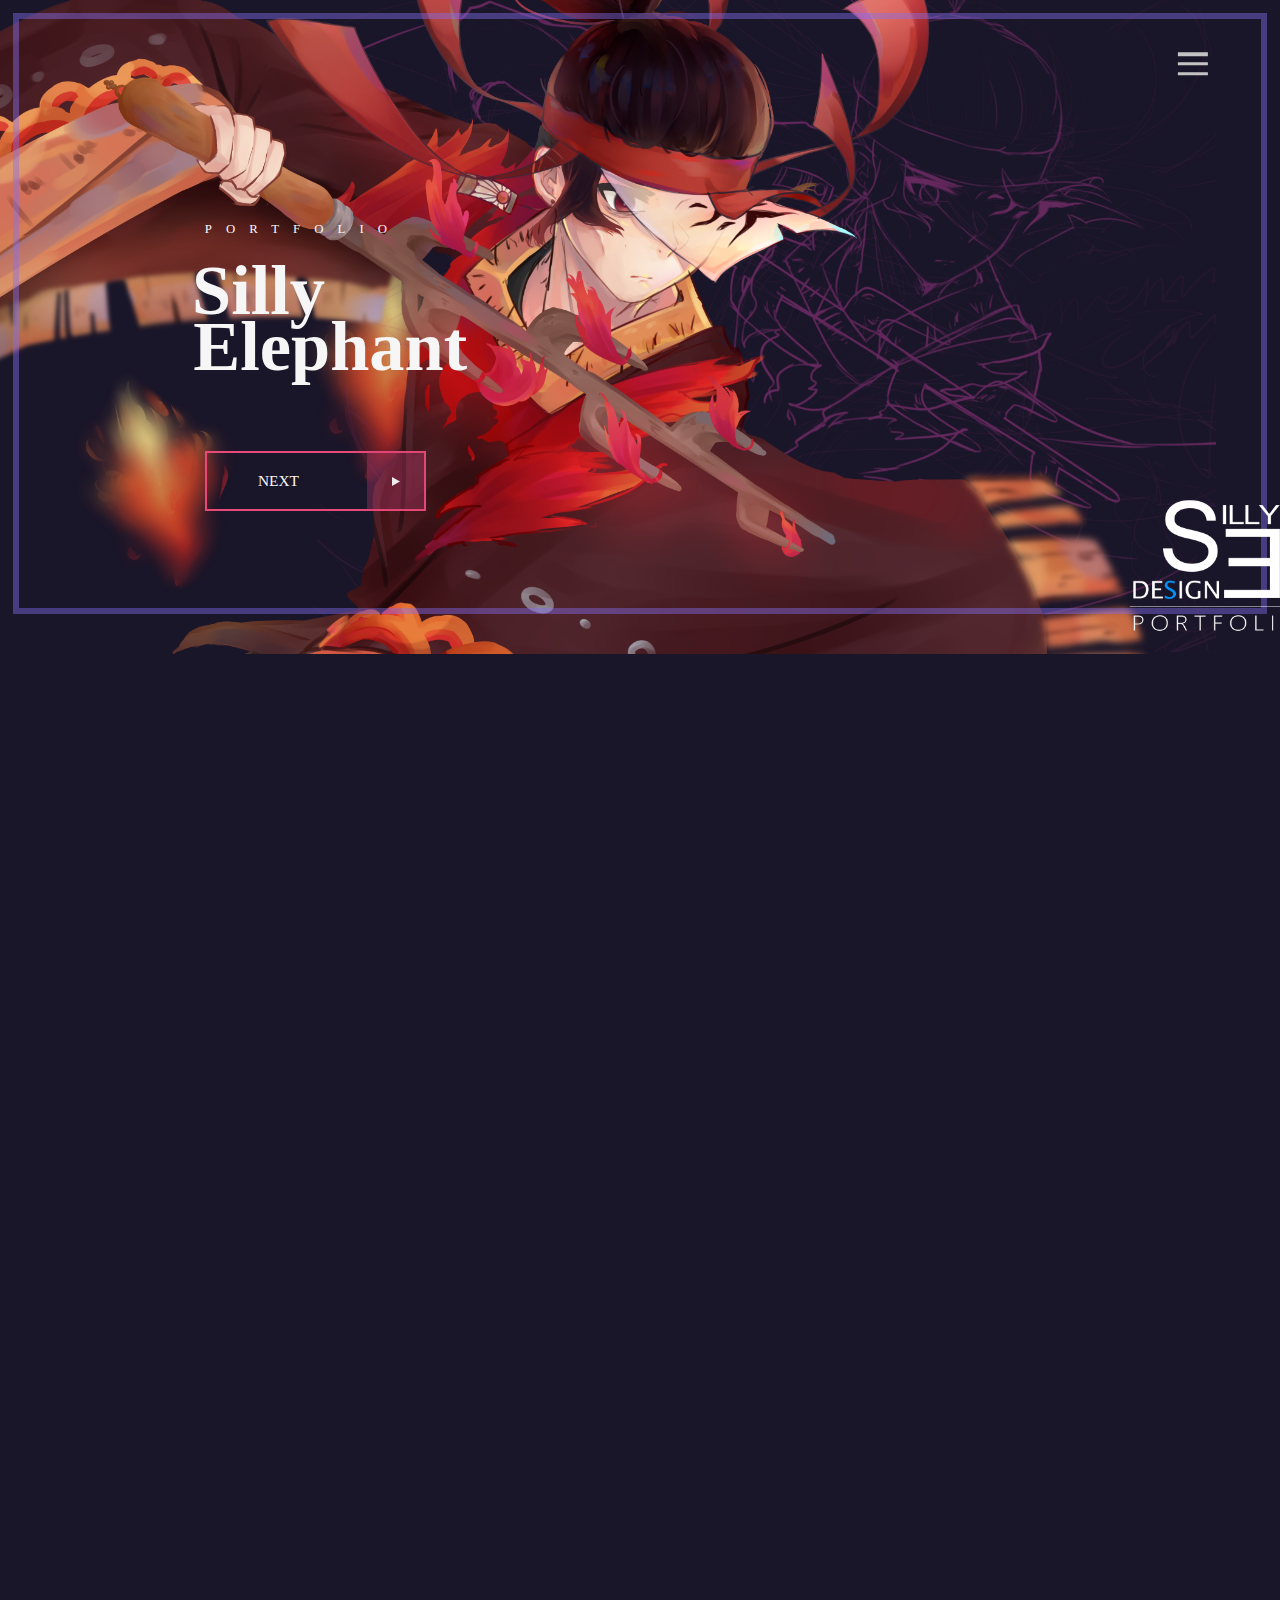
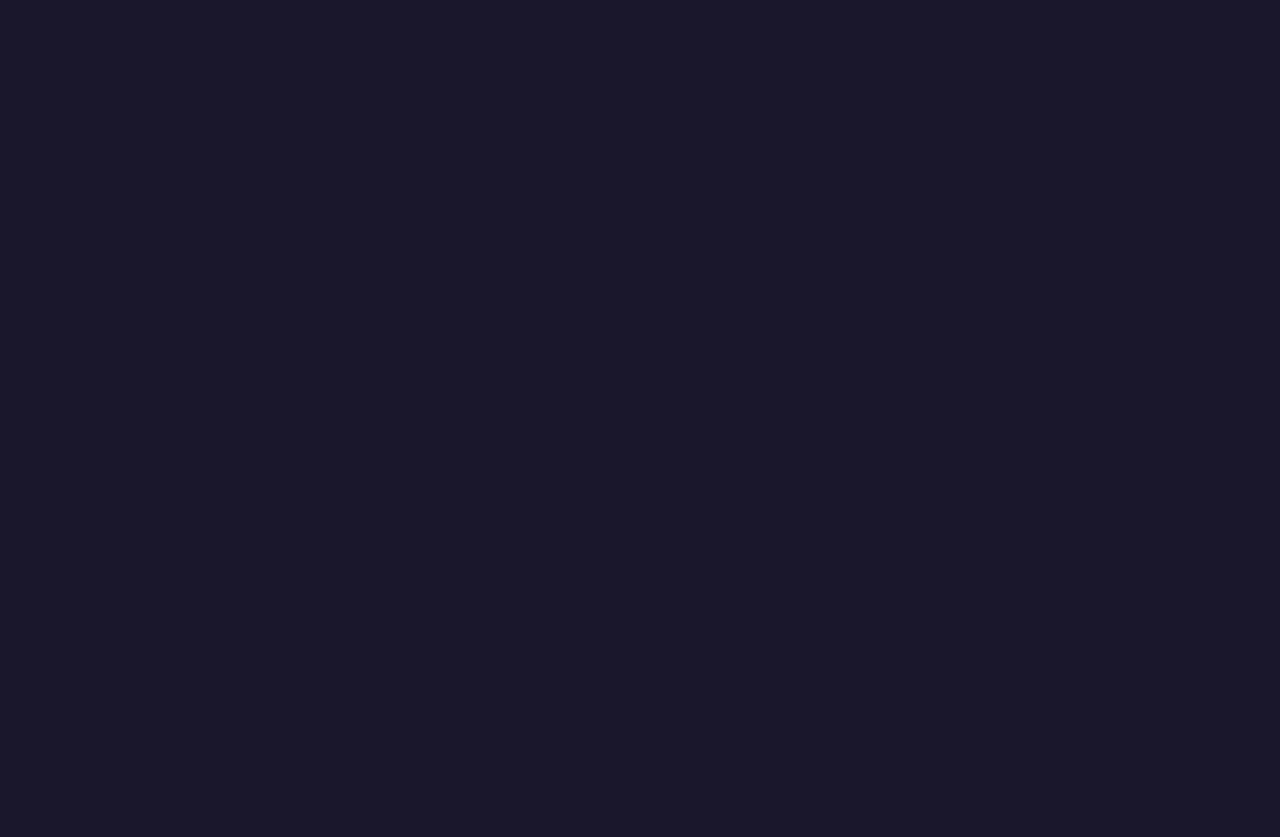
<file: index.html>
<!DOCTYPE html>
<html lang="en">

<head>
    <meta charset="UTF-8">
    <meta name="viewport" content="width=device-width, initial-scale=1.0">
    <meta http-equiv="X-UA-Compatible" content="ie=edge">
    <title>SillyElephantSE Welcome</title>
    <link href="css/home.css" rel="stylesheet">
</head>

<body>

    <nav>
        <a href="ham.html">
            <div class="hamburger">
                <div class="line"></div>
                <div class="line"></div>
                <div class="line"></div>
            </div>
        </a>


        <!-- <ul class="nav-links" id="content">
            <li><a href="index.html">Home</a></li>
            <li><a href="media.html">Media</a></li> 
            <li><a href="faq.html">FAQ</a></li>
            <li><a href="contact.html">Contact</a></li>               
        </ul> -->
    </nav>
    <div class="bigT">
        <img src="image\HOME\SkeTJ.png" class="skeTJ">
    </div>
    <div class="bigT">
        <img src="image\HOME\BigTJ.png" class="bigTJ">
    </div>


    <div class="title">
        <div class="port">PORTFOLIO</div>
        <div class="silly">Silly</div>
        <div class="elephant">Elephant</div>
    </div>

    <div class="square"></div>

    <div class="next">
        <div class="word">NEXT</div>
        <a href="media.html">
            <div class="click">
                <div class="clicksqu"></div>
                <img src="image\HOME\tri.png" class="triangle"></a>
        </div>
        </a>
    </div>

    <a href="index.html">
        <div class="logo">
            <img src="image\HOME\SE.png" class="SE">
        </div>
    </a>

    <div class="bigFR">
        <img src="image\HOME\fire.png" class="bigF">
    </div>

</body>

</html>
</file>
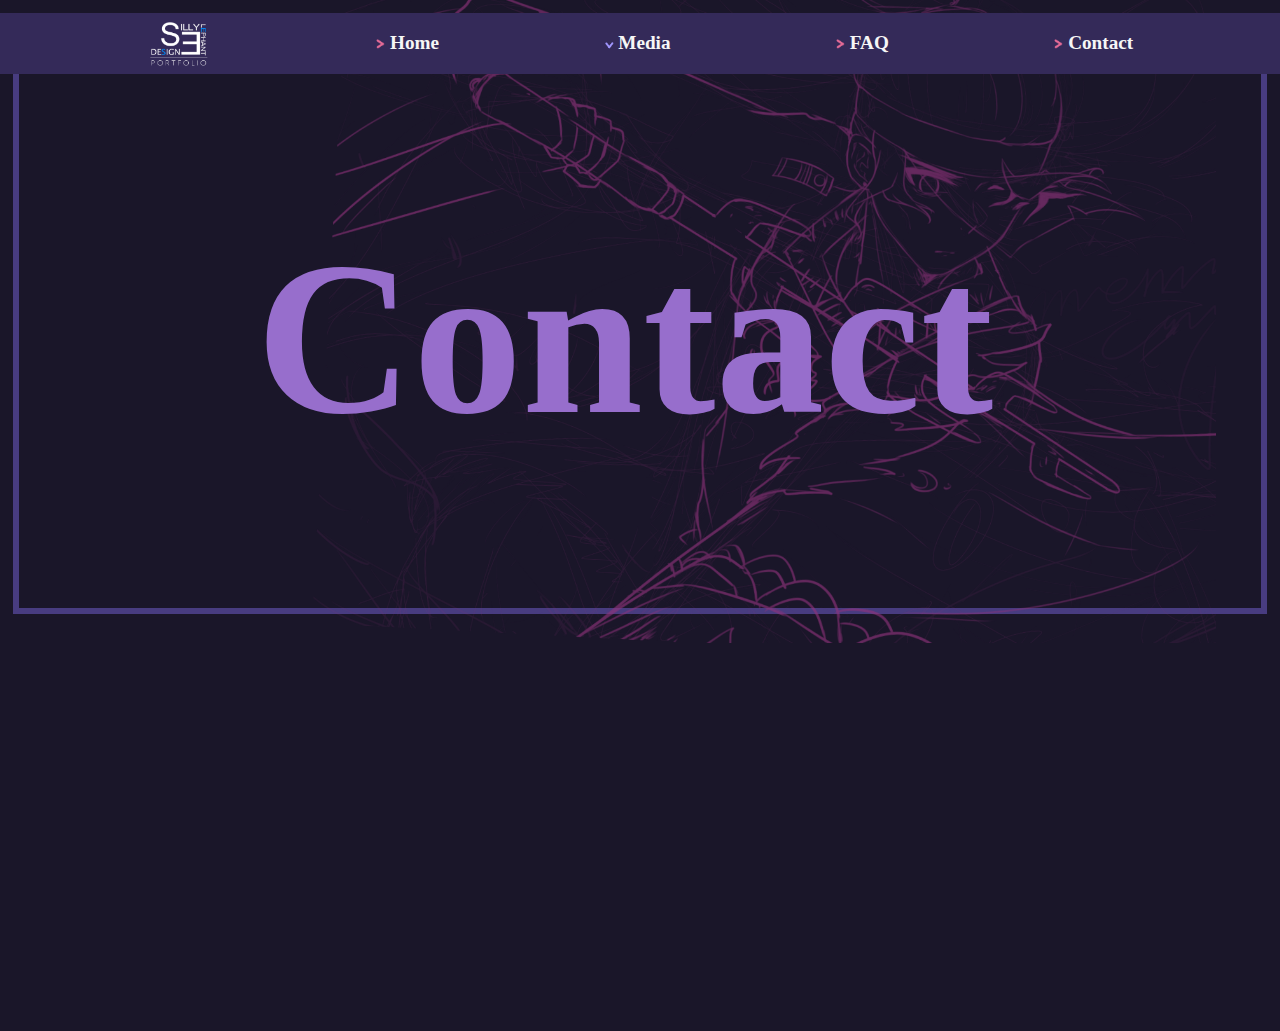
<file: contact.html>
<!DOCTYPE html>
<html lang="en">

<head>
    <meta charset="UTF-8">
    <meta name="viewport" content="width=device-width, initial-scale=1.0">
    <meta http-equiv="X-UA-Compatible" content="ie=edge">
    <title>SillyElephantSE Contact</title>
    <link href="css/contact.css" rel="stylesheet">
</head>

<body>
    <nav class="header">
        <ul class="nav-links" id="content">
            <li>
                <a href="index.html"><img src="image\MEDIA\headSE.png" class="headse"></a>
            </li>
            <li>
                <a href="index.html"><img src="image\MEDIA\vleft.png" class="vl"> Home</a>
            </li>
            <li>
                <a href="media.html"><img src="image\MEDIA\vdown.png" class="vd"> Media</a>
            </li>
            <li>
                <a href="faq.html"><img src="image\MEDIA\vleft.png" class="vl"> FAQ</a>
            </li>
            <li>
                <a href="contact.html"><img src="image\MEDIA\vleft.png" class="vl"> Contact</a>
            </li>
        </ul>
    </nav>

    <div class="contact">Contact</div>
    <div class="square"></div>
    <div class="bigT">
        <img src="image\HOME\SkeTJ.png" class="skeTJ">
    </div>
</body>

</html>
</file>
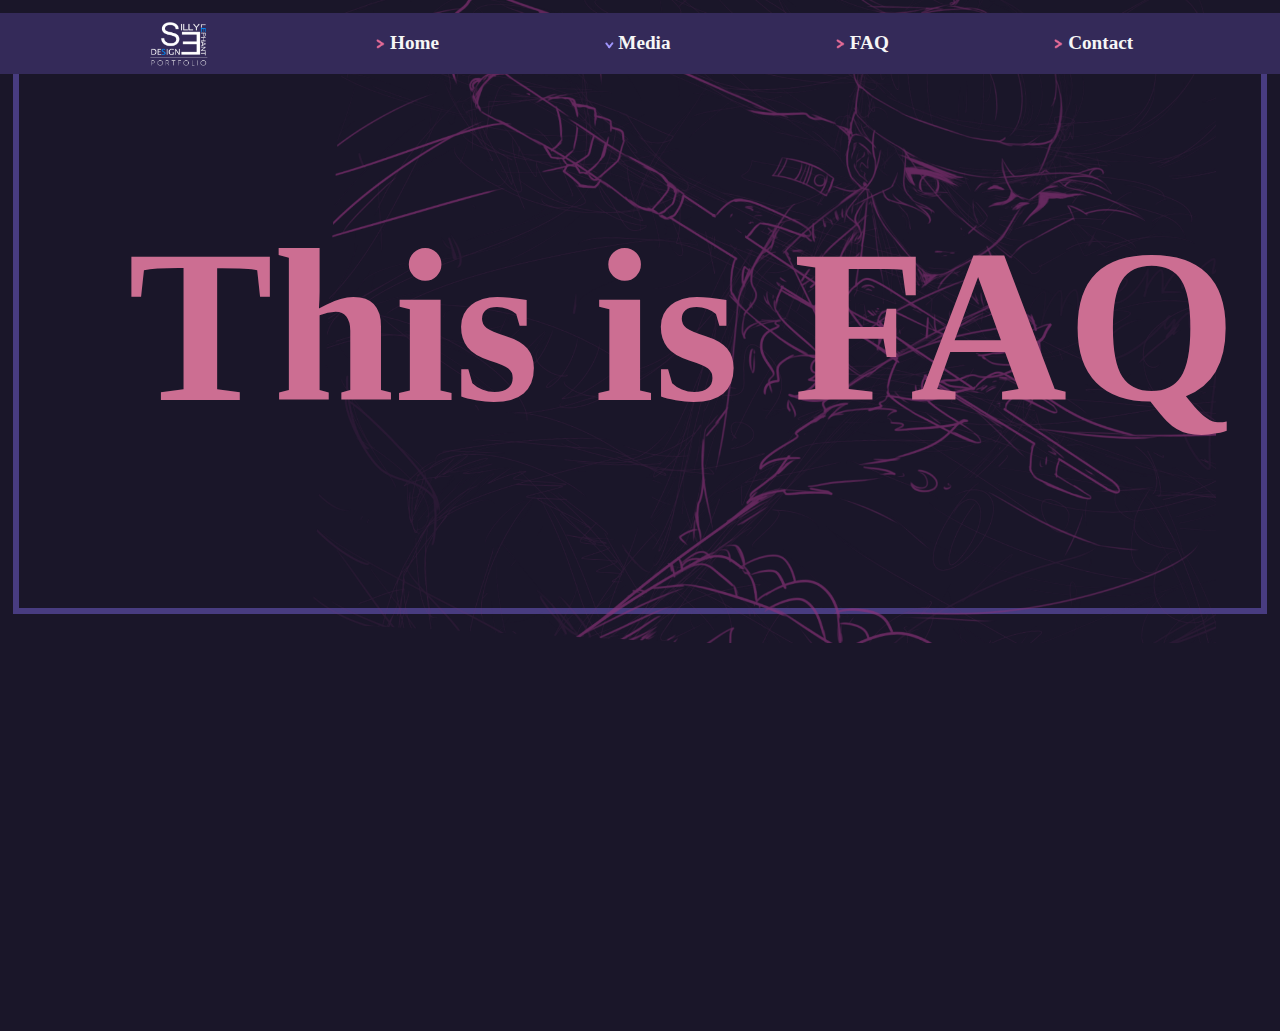
<file: faq.html>
<!DOCTYPE html>
<html lang="en">

<head>
    <meta charset="UTF-8">
    <meta name="viewport" content="width=device-width, initial-scale=1.0">
    <meta http-equiv="X-UA-Compatible" content="ie=edge">
    <title>SillyElephantSE FAQ</title>
    <link href="css/faq.css" rel="stylesheet">
</head>

<body>
    <nav class="header">
        <ul class="nav-links" id="content">
            <li>
                <a href="index.html"><img src="image\MEDIA\headSE.png" class="headse"></a>
            </li>
            <li>
                <a href="index.html"><img src="image\MEDIA\vleft.png" class="vl"> Home</a>
            </li>
            <li>
                <a href="media.html"><img src="image\MEDIA\vdown.png" class="vd"> Media</a>
            </li>
            <li>
                <a href="faq.html"><img src="image\MEDIA\vleft.png" class="vl"> FAQ</a>
            </li>
            <li>
                <a href="contact.html"><img src="image\MEDIA\vleft.png" class="vl"> Contact</a>
            </li>
        </ul>
    </nav>

    <div class="faq">This is FAQ</div>
    <div class="square"></div>
    <div class="bigT">
        <img src="image\HOME\SkeTJ.png" class="skeTJ">
    </div>
</body>

</html>
</file>
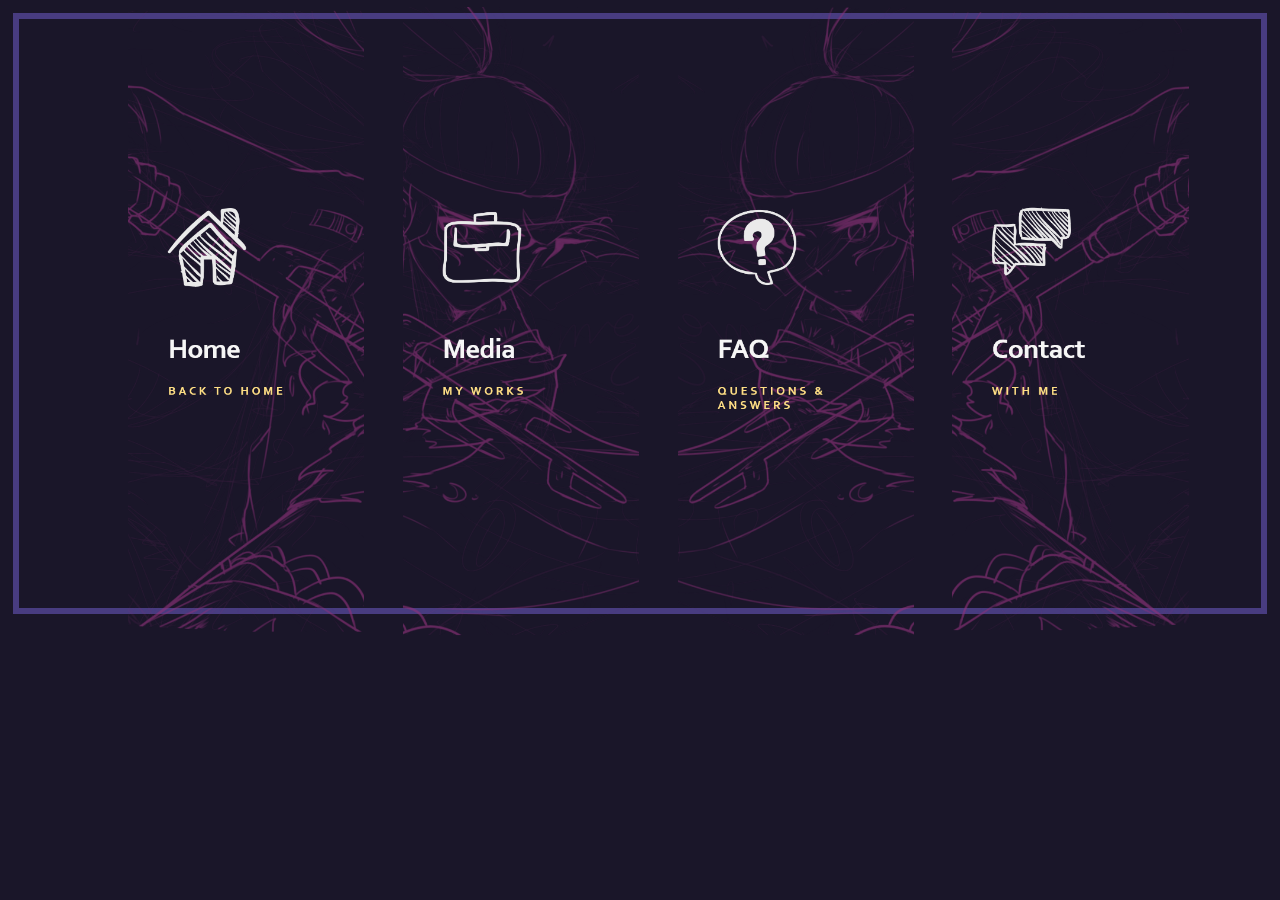
<file: ham.html>
<!DOCTYPE html>
<html lang="en">

<head>
    <meta charset="UTF-8">
    <meta name="viewport" content="width=device-width, initial-scale=1.0">
    <meta http-equiv="X-UA-Compatible" content="ie=edge">
    <title>SillyElephantSE Pages</title>
    <link href="css/ham.css" rel="stylesheet">
</head>

<body>

    <div class="group">
        <div class="home">
            <a href="index.html"><img src="image\P2\H.png" class="homepic"></a>
        </div>
        <div class="media">
            <a href="media.html"><img src="image\P2\M.png" class="mediapic"></a>
        </div>
        <div class="qa">
            <a href="faq.html"><img src="image\P2\Q.png" class="qapic"></a>
        </div>
        <div class="con">
            <a href="index.html"><img src="image\P2\C.png" class="conpic"></a>
        </div>

    </div>


    <div class="square"></div>



</body>

</html>
</file>
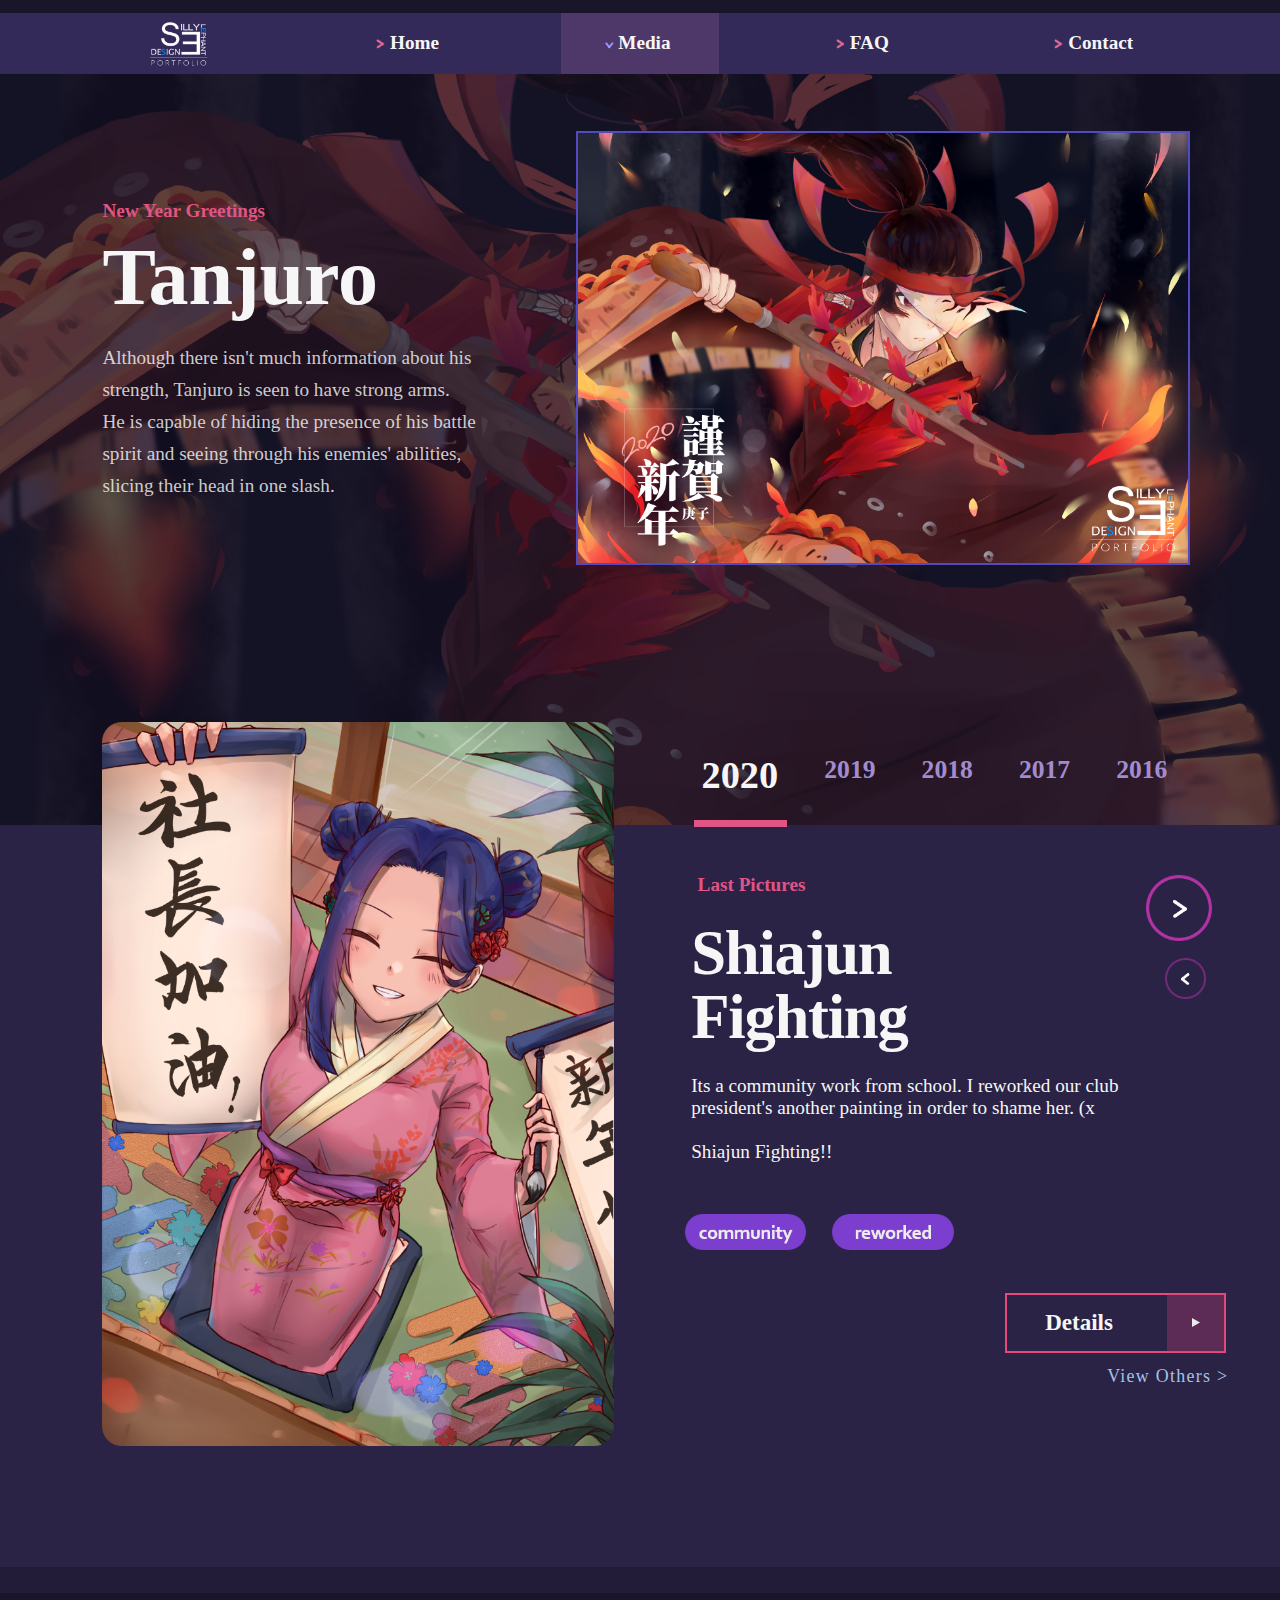
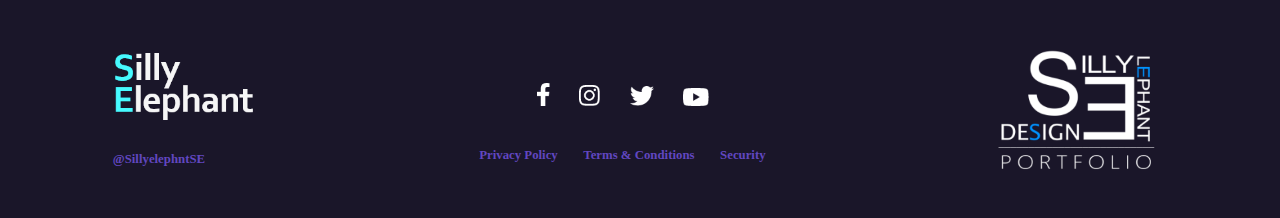
<file: media.html>
<!DOCTYPE html>
<html lang="en">

<head>
    <meta charset="UTF-8">
    <meta name="viewport" content="width=device-width, initial-scale=1.0">
    <meta http-equiv="X-UA-Compatible" content="ie=edge">
    <title>SillyElephantSE Media</title>
    <link href="css/media.css" rel="stylesheet">
</head>

<body>

    <nav class="header">
        <ul class="nav-links" id="content">
            <li>
                <a href="index.html"><img src="image\MEDIA\headSE.png" class="headse"></a>
            </li>
            <li>
                <a href="index.html"><img src="image\MEDIA\vleft.png" class="vl"> Home</a>
            </li>
            <li>
                <a href="media.html"><img src="image\MEDIA\vdown.png" class="vd"> Media</a>
            </li>
            <li>
                <a href="faq.html"><img src="image\MEDIA\vleft.png" class="vl"> FAQ</a>
            </li>
            <li>
                <a href="contact.html"><img src="image\MEDIA\vleft.png" class="vl"> Contact</a>
            </li>
        </ul>
    </nav>

    <div class="pink"></div>

    <div class="first">
        <div class="bgpic1">
            <img src="image\MEDIA\bgtan.png" class="bgtan">
        </div>
        <div class="left">
            <div class="littleti">New Year Greetings</div>
            <div class="tantitle">Tanjuro</div>
            <div class="above">Although there isn't much information about his<br> strength, Tanjuro is seen to have strong arms. <br> He is capable of hiding the presence of his battle <br> spirit and seeing through his enemies' abilities, <br> slicing their head in one
                slash.
            </div>
        </div>
        <div class="right">
            <img src="image\MEDIA\righttan.png" class="righttan">
        </div>
    </div>

    <div class="bg2"></div>

    <div class="second">
        <nav class="year">
            <ul class="yearul">
                <li>
                    <div class="t2020">2020</div>
                </li>
                <li>
                    <div class="t2019">2019</div>
                </li>
                <li>
                    <div class="t2018">2018</div>
                </li>
                <li>
                    <div class="t2017">2017</div>
                </li>
                <li>
                    <div class="t2016">2016</div>
                </li>
            </ul>
        </nav>
        <div class="pinkline"></div>
        <div class="part2020">
            <div class="2020pic">
                <img src="image\MEDIA\2020pic.png" class="shajun">
            </div>
            <div class="right2">
                <div class="littleti2">Last Pictures</div>
                <div class="title2">Shiajun<br>Fighting</div>
                <div class="above2">Its a community work from school. I reworked our club<br> president's another painting in order to shame her. (x<br>
                    <br> Shiajun Fighting!!</div>
                <div class="hashtag">
                    <div class="tag1">
                        <img src="image\MEDIA\com.png" class="com">
                    </div>
                    <div class="tag2">
                        <img src="image\MEDIA\rew.png" class="rew">
                    </div>
                </div>
                <div class="detail">
                    <div class="word">Details</div>
                    <a href="detail.html">
                        <div class="click">
                            <div class="clicksqu"></div>
                            <img src="image\HOME\tri.png" class="triangle"></a>
                    </div>
                </div>
                <div class="viewothers">View Others ></div>

                <div class="page">
                    <div class="next">
                        <img src="image\MEDIA\nex.png" class="nex">
                    </div>
                    <div class="back">
                        <img src="image\MEDIA\bac.png" class="bac">
                    </div>
                </div>
            </div>

        </div>
    </div>

    <div class="squ"></div>

</body>

<footer>
    <div class="ftleft">
        <div class="ftse">
            <a href="index.html"><img src="image\MEDIA\SE.png" class="footerlfse"></a>
        </div>
        <div class="ftlfword">@SillyelephntSE</div>
    </div>

    <div class="ftmid">
        <div class="iconbox">
            <a href="https://www.facebook.com/sillyelephantSE/" class="aicon"><img src="image\MEDIA\fb.png" class="fb"></a>
            <a href="https://www.instagram.com/sillyelephant_se/" class="aicon"><img src="image\MEDIA\ig.png" class="ig"></a>
            <a href="https://twitter.com/TXT_members" class="aicon"><img src="image\MEDIA\tw.png" class="tt"></a>
            <a href="https://www.youtube.com/channel/UCtiObj3CsEAdNU6ZPWDsddQ" class="aicon"><img src="image\MEDIA\yt.png" class="yt"></a>
        </div>
        <div class="ftmdword">
            <div class="ftmdword1">Privacy Policy</div>
            <div class="ftmdword2">Terms & Conditions</div>
            <div class="ftmdword3">Security</div>
        </div>
    </div>

    <div class="ftrt">
        <div class="ftrtse">
            <a href="index.html"><img src="image\MEDIA\footerSE.png" class="footerrtse"></a>
        </div>
    </div>
</footer>

</html>
</file>
<file: css/home.css>
*{
    margin: 0;
    padding: 0;
    box-sizing: border-box;
}

body{
    font-family:Corbel;
    width: 100%;
    height: 100%;
    overflow-x: hidden;
    overflow-y: hidden;
    cursor: default;
    color:#F6F6F6;
    background-color: #1A1629;
}

.line{
    width:2.3vw;
    height:0.26vw ;
    background: #C3C3C3;
    margin: 0.5vw;
}

.hamburger{
    position: fixed;
    cursor: pointer;
    top:5vw;
    right: 5%;
    /* top: 50%; */
    transform: translate(-5%,-50%);
    z-index: 11;
} 

.bigTJ{
    position: relative;
    width:95%;
    height: auto;
    top:-60vw;
}

.skeTJ{
    position: relative;
    width:75%;
    height: auto;
    top:-5vw;
    left:20vw;
}

.bigF{
    position: relative;
    width:75%;
    height: auto;
    top:-140vw;
    left:-13vw;
    z-index: -1;
}

.title{
    position: relative;
    top:-93vw;
    left:15vw;
}

.port{
    position: relative;
    font-size: 1vw ;
    letter-spacing:1.1vw;
    left:1vw;
    top:-1vw;
}

.silly{
    position: relative;
    font-size: 5.5vw;
    font-weight: 900;
}

.elephant{
    position: relative;
    font-size: 5.5vw;
    font-weight: 900;
    top:-2vw;
    left:0.1vw;
}

.square{
    position: absolute;
    width:98vw;
    height:47vw;
    border-style: solid;
    border-width: 0.5vw;
    border-color:#8670F3;
    opacity: 43%;
    top:1vw;
    left:1vw;
}

.next{
    position: relative;
    width:17.29vw;
    height:4.7vw;
    border-style: solid;
    border-width: 0.16vw;
    border-color:#E84978;
    top:-90vw;
    left:16vw;
}

.word{
    position: relative;
    font-size: 1.2vw;
    top:1.5vw;
    left:4vw;
}

.click{
    width:4.53vw;
    height:4.6vw;
}

.clicksqu{
    position:relative;
    width:4.53vw;
    height:4.6vw;
    background-color: #CB407C;
    opacity: 31%;
    top:-1.5vw;
    left:12.5vw;
}

.triangle{
    position: relative;
    top:-4.5vw;
    left:14.5vw;
}

.logo{
    position: relative;
    width: 12vw;
    height:9vw;
    top:-93vw;
    left:87.5vw;
}
</file>
<file: css/contact.css>
* {
    margin: 0;
    padding: 0;
    box-sizing: border-box;
}

body {
    font-family: Corbel;
    width: 100%;
    height: 100%;
    overflow-x: hidden;
    overflow-y: hidden;
    cursor: default;
    color: #F6F6F6;
    background-color: #1A1629;
}

.header {
    position: relative;
    top: 1vw;
    background-color: #342A59;
    padding-left: 5vw;
    padding-right: 5vw;
}

.nav-links {
    display: flex;
    list-style: none;
    height: 100%;
    justify-content: space-around;
    align-items: center;
    margin-left: auto;
    z-index: 1;
}

.nav-links li a {
    text-decoration: none;
    font-size: 1.5vw;
    font-weight: bold;
}

#content a {
    position: relative;
    color: #F6F6F6;
    z-index: 1;
}

#content a:hover {
    color: rgb(255, 163, 102);
}

.square {
    position: absolute;
    width: 98vw;
    height: 47vw;
    border-style: solid;
    border-width: 0.5vw;
    border-color: #8670F3;
    opacity: 43%;
    top: 1vw;
    left: 1vw;
    z-index: -3;
}

.contact {
    position: relative;
    font-size: 17vw;
    font-family: Corbel;
    font-weight: 900;
    top: 12vw;
    left: 20vw;
    color: #976ecc;
}

.skeTJ {
    position: relative;
    width: 75%;
    height: auto;
    top: -30vw;
    left: 20vw;
    z-index: -3;
}

.headse {
    position: relative;
    width: 5vw;
    height: auto;
}

.vl {
    width: 0.7vw;
    height: auto;
}

.vd {
    width: 0.7vw;
    height: auto;
}
</file>
<file: css/faq.css>
* {
    margin: 0;
    padding: 0;
    box-sizing: border-box;
}

body {
    font-family: Corbel;
    width: 100%;
    height: 100%;
    overflow-x: hidden;
    overflow-y: hidden;
    cursor: default;
    color: #F6F6F6;
    background-color: #1A1629;
}

.header {
    position: relative;
    top: 1vw;
    background-color: #342A59;
    padding-left: 5vw;
    padding-right: 5vw;
}

.nav-links {
    display: flex;
    list-style: none;
    height: 100%;
    justify-content: space-around;
    align-items: center;
    margin-left: auto;
    z-index: 1;
}

.nav-links li a {
    text-decoration: none;
    font-size: 1.5vw;
    font-weight: bold;
}

#content a {
    position: relative;
    color: #F6F6F6;
    z-index: 1;
}

#content a:hover {
    color: rgb(255, 163, 102);
}

.square {
    position: absolute;
    width: 98vw;
    height: 47vw;
    border-style: solid;
    border-width: 0.5vw;
    border-color: #8670F3;
    opacity: 43%;
    top: 1vw;
    left: 1vw;
    z-index: -3;
}

.faq {
    position: relative;
    font-size: 17vw;
    font-family: Corbel;
    font-weight: 900;
    top: 11vw;
    left: 10vw;
    color: #cc6e92;
}

.skeTJ {
    position: relative;
    width: 75%;
    height: auto;
    top: -30vw;
    left: 20vw;
    z-index: -3;
}

.headse {
    position: relative;
    width: 5vw;
    height: auto;
}

.vl {
    width: 0.7vw;
    height: auto;
}

.vd {
    width: 0.7vw;
    height: auto;
}
</file>
<file: css/ham.css>
* {
    margin: 0;
    padding: 0;
    box-sizing: border-box;
}

body {
    font-family: Corbel;
    width: 100%;
    height: 100%;
    overflow-x: hidden;
    overflow-y: hidden;
    cursor: default;
    color: #F6F6F6;
    background-color: #1A1629;
}

.group {
    display: flex;
    list-style: none;
    margin-left: 10vw;
}

.homepic {
    position: relative;
    height: 50vw;
    width: auto;
    z-index: 2;
    margin-right: 3vw;
}

.homepic:hover {
    position: relative;
    height: 50vw;
    width: auto;
    z-index: 2;
    background-color: #502255;
}

.mediapic {
    position: relative;
    height: 50vw;
    width: auto;
    z-index: 2;
    margin-right: 3vw;
}

.mediapic:hover {
    position: relative;
    height: 50vw;
    width: auto;
    z-index: 2;
    background-color: #502255;
}

.qapic {
    position: relative;
    height: 50vw;
    width: auto;
    z-index: 2;
    margin-right: 3vw;
}

.qapic:hover {
    position: relative;
    height: 50vw;
    width: auto;
    z-index: 2;
    background-color: #502255;
}

.conpic {
    position: relative;
    height: 50vw;
    width: auto;
    z-index: 2;
}

.conpic:hover {
    position: relative;
    height: 50vw;
    width: auto;
    z-index: 2;
    background-color: #502255;
}

.square {
    position: absolute;
    width: 98vw;
    height: 47vw;
    border-style: solid;
    border-width: 0.5vw;
    border-color: #8670F3;
    opacity: 43%;
    top: 1vw;
    left: 1vw;
    z-index: 0;
}
</file>
<file: css/media.css>
* {
    margin: 0;
    padding: 0;
    box-sizing: border-box;
}

body {
    font-family: Corbel;
    width: 100%;
    height: 100%;
    overflow-x: hidden;
    cursor: default;
    color: #F6F6F6;
    background-color: #1A1629;
}

.header {
    position: relative;
    top: 1vw;
    background-color: #342A59;
    padding-left: 5vw;
    padding-right: 5vw;
}

.nav-links {
    display: flex;
    list-style: none;
    height: 100%;
    justify-content: space-around;
    align-items: center;
    margin-left: auto;
    z-index: 1;
}

.nav-links li a {
    text-decoration: none;
    font-size: 1.5vw;
    font-weight: bold;
}

#content a {
    position: relative;
    color: #F6F6F6;
    z-index: 1;
}

#content a:hover {
    color: rgb(255, 163, 102);
}

.headse {
    position: relative;
    width: 5vw;
    height: auto;
}

.vl {
    width: 0.7vw;
    height: auto;
}

.vd {
    width: 0.7vw;
    height: auto;
}

.pink {
    position: relative;
    width: 12.4vw;
    height: 4.7vw;
    background-color: #4E3769;
    top: -3.7vw;
    left: 43.8vw;
    z-index: 0;
}

.first {
    position: relative;
    top: -3.7vw;
    height: 50vw;
}

.bgtan {
    position: relative;
    height: 59.58vw;
    width: auto;
    z-index: -1;
}

.left {
    position: relative;
    top: -50vw;
    left: 8vw;
    font-family: Corbel;
}

.littleti {
    font-weight: 600;
    font-size: 1.5vw;
    color: #E05584;
    margin-bottom: 0.75vw;
}

.tantitle {
    font-weight: 900;
    font-size: 6.25vw;
    color: #F6F6F6;
    margin-bottom: 1.5vw;
}

.above {
    font-weight: 400;
    font-size: 1.5vw;
    color: rgba(246, 246, 246, 0.815);
    line-height: 2.5vw;
}

.right {
    position: relative;
    top: -79vw;
    left: 45vw;
    width: 50vw;
    height: auto;
}

.righttan {
    position: relative;
    width: 48vw;
    height: auto;
}

.righttan:hover {
    transform: scale(1.05);
}

.part2020 {
    position: relative;
    height: 1vw;
}

.bg2 {
    position: relative;
    height: 60vw;
    width: auto;
    top: 5vw;
    z-index: -1;
    background-color: #2A2346;
}

.second {
    position: relative;
    top: -62vw;
    height: 5vw;
}

.year {
    position: relative;
    top: 1vw;
    left: 43vw;
    width: 50%;
    padding-left: 10vw;
}

.yearul {
    display: flex;
    list-style: none;
    height: 100%;
    justify-content: space-around;
    align-items: center;
    margin-left: auto;
    z-index: 1;
}

.yearul li div {
    text-decoration: none;
}

.t2020 {
    position: relative;
    color: #F6F6F6;
    z-index: 1;
    font-size: 3vw;
    font-weight: bold;
    font-family: Britannic;
    top: 0.4vw;
}

.t2019 {
    position: relative;
    z-index: 1;
    font-size: 2vw;
    font-weight: bold;
    font-family: Britannic;
    color: #A28CCE;
}

.t2019:hover {
    text-decoration: none;
    color: #E05584;
    cursor: pointer;
}

.t2018 {
    position: relative;
    z-index: 1;
    font-size: 2vw;
    font-weight: bold;
    font-family: Britannic;
    color: #A28CCE;
}

.t2018:hover {
    text-decoration: none;
    color: #E05584;
    cursor: pointer;
}

.t2017 {
    position: relative;
    z-index: 1;
    font-size: 2vw;
    font-weight: bold;
    font-family: Britannic;
    color: #A28CCE;
}

.t2017:hover {
    text-decoration: none;
    color: #E05584;
    cursor: pointer;
}

.t2016 {
    position: relative;
    z-index: 1;
    font-size: 2vw;
    font-weight: bold;
    font-family: Britannic;
    color: #A28CCE;
}

.t2016:hover {
    text-decoration: none;
    color: #E05584;
    cursor: pointer;
}

.pinkline {
    position: relative;
    width: 7.3vw;
    height: 0.5vw;
    top: 3.2vw;
    left: 54.2vw;
    background-color: #E05584;
}

.shajun {
    position: relative;
    height: auto;
    width: 40vw;
    top: -5vw;
    left: 8vw;
}

.shajun:hover {
    transform: scale(1.05);
}

.right2 {
    position: relative;
    left: 54.5vw;
    top: -50vw;
    font-family: Corbel;
}

.littleti2 {
    font-size: 1.5vw;
    font-weight: 600;
    color: #E05584;
}

.page {
    position: relative;
    left: 35vw;
    top: -28vw;
}

.nex {
    position: relative;
    width: 5.2vw;
    height: auto;
}

.bac {
    position: relative;
    width: 3.2vw;
    height: auto;
    top: 1vw;
    left: 1.5vw;
}

.title2 {
    position: relative;
    top: 2vw;
    left: -0.5vw;
    font-size: 4.9vw;
    font-weight: 800;
    line-height: 5vw;
    letter-spacing: -0.1vw;
}

.above2 {
    position: relative;
    top: 4vw;
    left: -0.5vw;
    font-size: 1.5vw;
    font-weight: lighter;
}

.hashtag {
    position: relative;
    display: flex;
}

.tag1 {
    position: relative;
    top: 8vw;
    left: -1vw;
    margin-right: 2vw;
}

.com {
    position: relative;
    width: 9.5vw;
    height: auto;
}

.tag2 {
    position: relative;
    width: 9.5vw;
    height: auto;
    top: 8vw;
    left: -1vw;
}

.rew {
    position: relative;
    width: 9.5vw;
    height: auto;
}

.detail {
    position: relative;
    width: 17.29vw;
    height: 4.7vw;
    border-style: solid;
    border-width: 0.16vw;
    border-color: #E84978;
    top: 11vw;
    left: 24vw;
}

.word {
    position: relative;
    font-size: 1.8vw;
    font-weight: 800;
    top: 1.1vw;
    left: 3vw;
}

.click {
    width: 4.53vw;
    height: 4.6vw;
}

.clicksqu {
    position: relative;
    width: 4.53vw;
    height: 4.6vw;
    background-color: #CB407C;
    opacity: 31%;
    top: -2.2vw;
    left: 12.5vw;
}

.triangle {
    position: relative;
    top: -5.3vw;
    left: 14.5vw;
}

.viewothers {
    position: relative;
    font-size: 1.4vw;
    color: #A3C2EB;
    letter-spacing: 0.1vw;
    top: 12vw;
    left: 32vw;
}

.squ {
    position: relative;
    height: 2vw;
    width: 100%;
    top: -2vw;
    background-color: #221C39;
}

footer {
    display: flex;
    justify-content: space-around;
    background-color: #1A1629;
}

.ftleft {
    position: relative;
    top: 2vw;
}

.footerlfse {
    position: relative;
    width: 11vw;
    height: auto;
}

.ftlfword {
    position: relative;
    font-family: Corbel;
    font-size: 1vw;
    font-weight: 700;
    color: #6147C0;
    top: 2vw;
}

.ftmid {
    position: relative;
    top: 5vw;
    height: 1vw;
}

.aicon {
    position: relative;
    margin-right: 2vw;
}

.fb {
    position: relative;
    margin-left: 4.5vw;
    width: 1vw;
    height: auto;
}

.ig {
    position: relative;
    width: 1.64vw;
    height: auto;
}

.tt {
    position: relative;
    width: 1.88vw;
    height: auto;
}

.yt {
    position: relative;
    width: 2vw;
    height: auto;
}

.fb:hover {
    transform: scale(1.2);
}

.ig:hover {
    transform: scale(1.2);
}

.tt:hover {
    transform: scale(1.2);
}

.yt:hover {
    transform: scale(1.2);
}

.ftmdword {
    position: relative;
    display: flex;
    top: 3vw;
}

.ftmdword1 {
    position: relative;
    margin-right: 2vw;
    font-family: Corbel;
    font-size: 1vw;
    font-weight: 700;
    color: #6147C0;
}

.ftmdword2 {
    position: relative;
    margin-right: 2vw;
    font-family: Corbel;
    font-size: 1vw;
    font-weight: 700;
    color: #6147C0;
}

.ftmdword3 {
    font-family: Corbel;
    font-size: 1vw;
    font-weight: 700;
    color: #6147C0;
}

.ftrt {
    position: relative;
    top: 1vw;
}

.footerrtse {
    position: relative;
    width: 13.75vw;
    height: auto;
}
</file>
